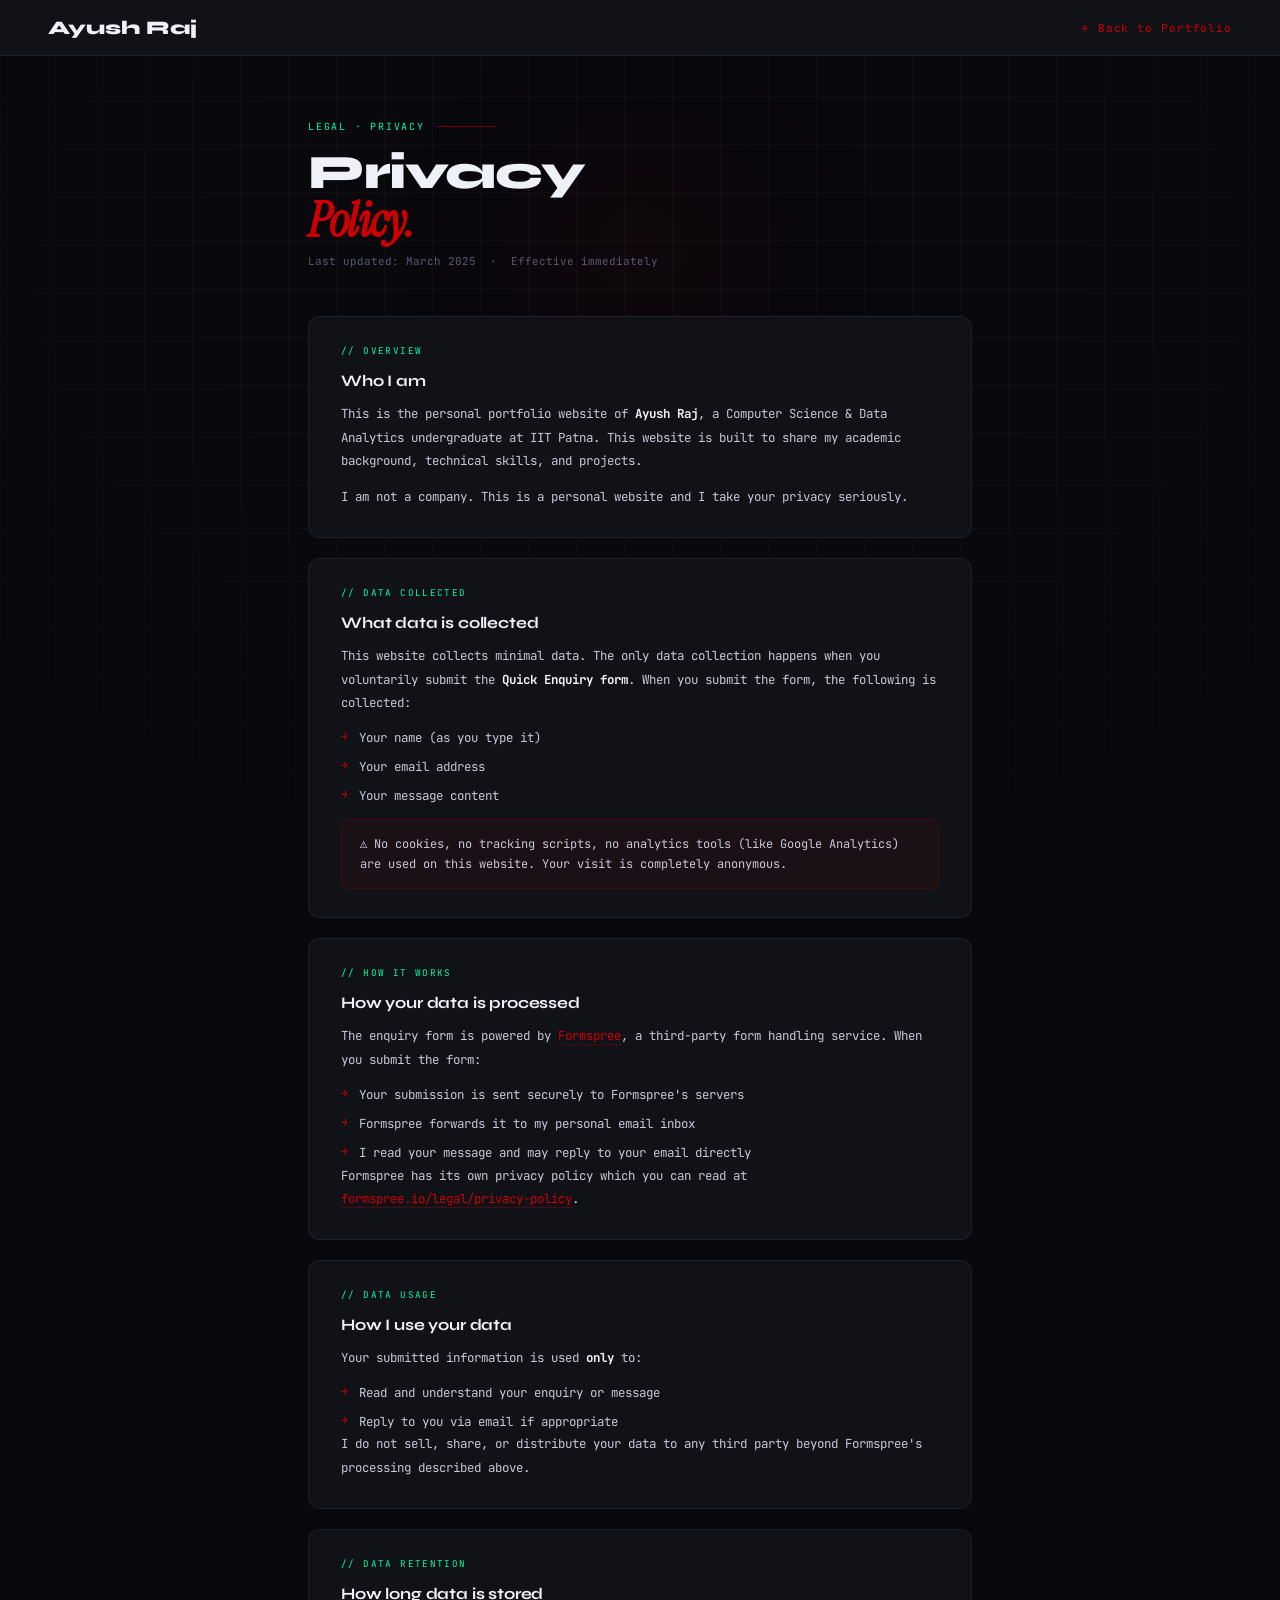
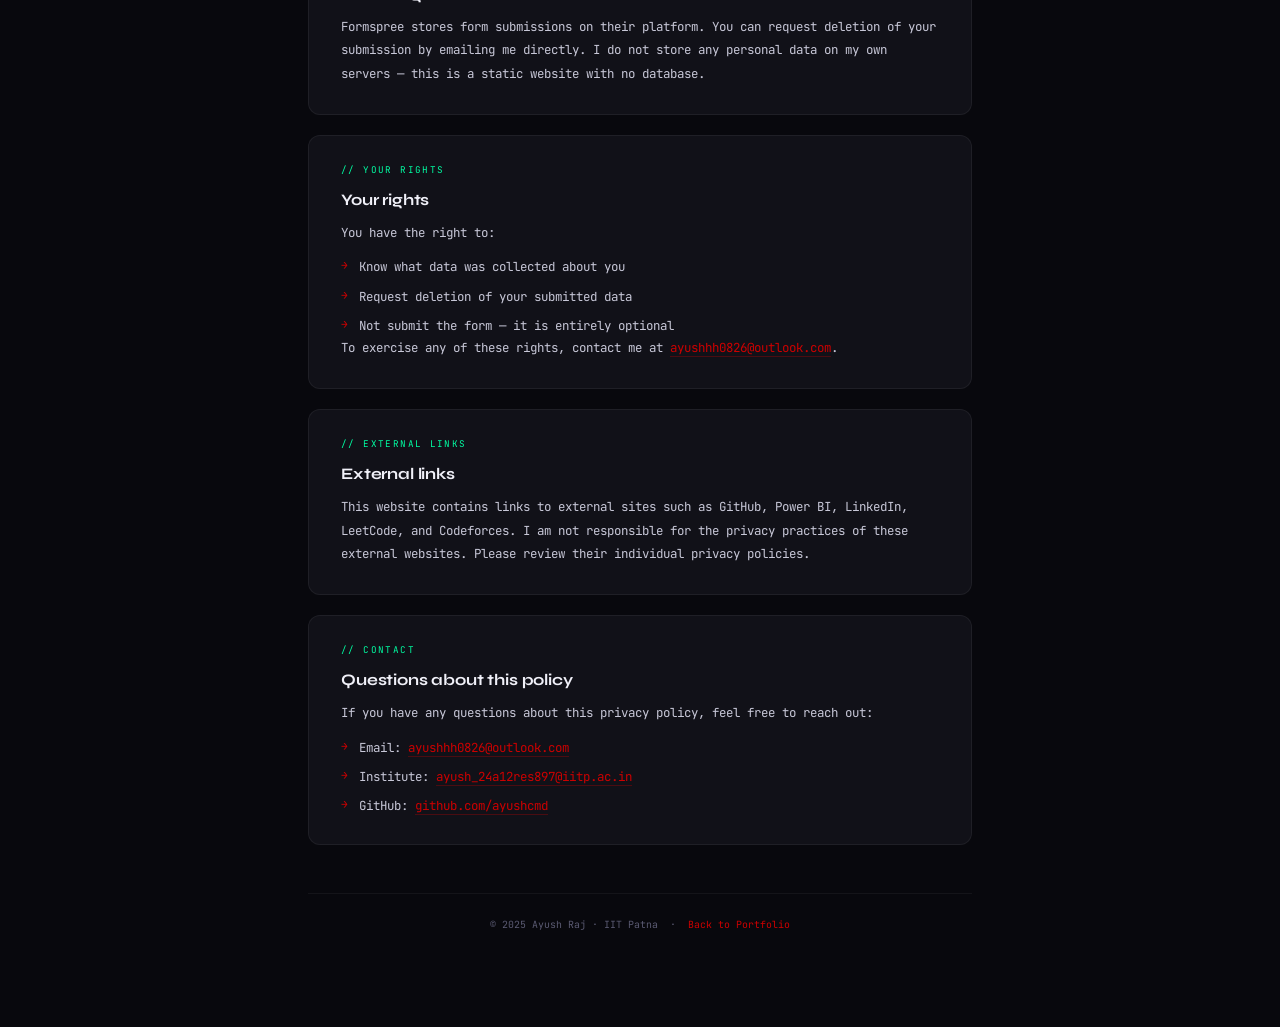
<file: privacy.html>
<!DOCTYPE html>
<html lang="en">
<head>
  <meta charset="UTF-8" />
  <meta name="viewport" content="width=device-width, initial-scale=1.0" />
  <title>Privacy Policy — Ayush Raj</title>
  <link rel="preconnect" href="https://fonts.googleapis.com">
  <link href="https://fonts.googleapis.com/css2?family=Syne:wght@400;600;700;800&family=JetBrains+Mono:wght@300;400;500&family=Instrument+Serif:ital@0;1&display=swap" rel="stylesheet">
  <style>
    *,*::before,*::after{margin:0;padding:0;box-sizing:border-box}
    :root{
      --ink:#08080d;--ink2:#111118;--ink3:#1a1a24;
      --amber:#cc0000;--amber-dim:#6b000d;--red-btn:#ff1a2e;
      --mint:#00ffa3;--mint-dim:#007a4d;
      --text:#c8c8d8;--text-dim:#5a5a72;--white:#f0f0f8
    }
    body{font-family:'JetBrains Mono',monospace;background:var(--ink);color:var(--text);min-height:100vh;padding:0}

    #grid-bg{position:fixed;inset:0;z-index:0;pointer-events:none;
      background-image:linear-gradient(rgba(255,255,255,0.03) 1px,transparent 1px),linear-gradient(90deg,rgba(255,255,255,0.03) 1px,transparent 1px);
      background-size:48px 48px;
      mask-image:radial-gradient(ellipse 80% 80% at 50% 30%,black 40%,transparent 100%)}

    #glow-blob{position:fixed;top:0;left:50%;width:500px;height:500px;border-radius:50%;pointer-events:none;z-index:0;
      background:radial-gradient(circle,rgba(204,0,0,.04) 0%,transparent 70%);
      transform:translateX(-50%)}

    .topbar{position:sticky;top:0;background:var(--ink2);border-bottom:1px solid rgba(255,255,255,0.06);padding:16px 48px;display:flex;justify-content:space-between;align-items:center;z-index:100}
    .topbar-brand{font-family:'Syne',sans-serif;font-weight:800;font-size:1.2rem;color:var(--white);text-decoration:none}
    .topbar-back{font-size:0.7rem;color:var(--amber);text-decoration:none;letter-spacing:0.08em;transition:color 0.2s;display:flex;align-items:center;gap:6px}
    .topbar-back:hover{color:var(--white)}

    .wrapper{max-width:760px;margin:0 auto;padding:64px 48px 96px;position:relative;z-index:1}

    .pp-eyebrow{font-size:0.62rem;color:var(--mint);letter-spacing:0.18em;text-transform:uppercase;margin-bottom:16px;display:flex;align-items:center;gap:12px}
    .pp-eyebrow::after{content:'';flex:1;max-width:60px;height:1px;background:var(--amber-dim)}
    .pp-title{font-family:'Syne',sans-serif;font-weight:800;font-size:clamp(2rem,4vw,3rem);color:var(--white);letter-spacing:-0.03em;line-height:1;margin-bottom:8px}
    .pp-title em{font-family:'Instrument Serif',serif;font-style:italic;color:var(--amber)}
    .pp-meta{font-size:0.68rem;color:var(--text-dim);margin-bottom:48px}

    .pp-section{margin-bottom:20px;background:var(--ink2);border:1px solid rgba(255,255,255,0.06);border-radius:12px;padding:28px 32px;position:relative;overflow:hidden;transition:border-color 0.25s}
    .pp-section::before{content:'';position:absolute;left:0;top:0;height:100%;width:3px;background:var(--amber);opacity:0;transition:opacity 0.25s}
    .pp-section:hover{border-color:rgba(204,0,0,0.2)}
    .pp-section:hover::before{opacity:1}
    .pp-section-title{font-size:0.58rem;text-transform:uppercase;letter-spacing:0.15em;color:var(--mint);margin-bottom:14px}
    .pp-section h3{font-family:'Syne',sans-serif;font-size:1rem;font-weight:700;color:var(--white);margin-bottom:12px;letter-spacing:-0.01em}
    .pp-section p{font-size:0.78rem;color:var(--text);line-height:1.9;margin-bottom:12px}
    .pp-section p:last-child{margin-bottom:0}
    .pp-section ul{padding-left:0;list-style:none;display:flex;flex-direction:column;gap:8px;margin-top:8px}
    .pp-section ul li{font-size:0.78rem;color:var(--text);line-height:1.7;padding-left:18px;position:relative}
    .pp-section ul li::before{content:'→';position:absolute;left:0;color:var(--amber);font-size:0.7rem}
    .pp-section a{color:var(--amber);text-decoration:none;border-bottom:1px solid rgba(204,0,0,0.3);transition:border-color 0.2s}
    .pp-section a:hover{border-color:var(--amber)}

    .pp-highlight{background:rgba(204,0,0,0.05);border:1px solid rgba(204,0,0,0.2);border-radius:8px;padding:14px 18px;font-size:0.75rem;color:var(--text);margin-top:12px;line-height:1.7}

    .pp-footer{text-align:center;font-size:0.62rem;color:var(--text-dim);margin-top:48px;padding-top:24px;border-top:1px solid rgba(255,255,255,0.05)}
    .pp-footer a{color:var(--amber);text-decoration:none}
    .pp-footer a:hover{color:var(--white)}
  </style>
</head>
<body>
<div id="grid-bg"></div>
<div id="glow-blob"></div>

<nav class="topbar">
  <a href="index.html" class="topbar-brand">Ayush Raj</a>
  <a href="index.html" class="topbar-back">← Back to Portfolio</a>
</nav>

<div class="wrapper">

  <div class="pp-eyebrow">Legal · Privacy</div>
  <h1 class="pp-title">Privacy<br><em>Policy.</em></h1>
  <div class="pp-meta">Last updated: March 2025 &nbsp;·&nbsp; Effective immediately</div>

  <div class="pp-section">
    <div class="pp-section-title">// overview</div>
    <h3>Who I am</h3>
    <p>This is the personal portfolio website of <strong style="color:var(--white)">Ayush Raj</strong>, a Computer Science &amp; Data Analytics undergraduate at IIT Patna. This website is built to share my academic background, technical skills, and projects.</p>
    <p>I am not a company. This is a personal website and I take your privacy seriously.</p>
  </div>

  <div class="pp-section">
    <div class="pp-section-title">// data collected</div>
    <h3>What data is collected</h3>
    <p>This website collects minimal data. The only data collection happens when you voluntarily submit the <strong style="color:var(--white)">Quick Enquiry form</strong>. When you submit the form, the following is collected:</p>
    <ul>
      <li>Your name (as you type it)</li>
      <li>Your email address</li>
      <li>Your message content</li>
    </ul>
    <div class="pp-highlight">⚠ No cookies, no tracking scripts, no analytics tools (like Google Analytics) are used on this website. Your visit is completely anonymous.</div>
  </div>

  <div class="pp-section">
    <div class="pp-section-title">// how it works</div>
    <h3>How your data is processed</h3>
    <p>The enquiry form is powered by <a href="https://formspree.io" target="_blank">Formspree</a>, a third-party form handling service. When you submit the form:</p>
    <ul>
      <li>Your submission is sent securely to Formspree's servers</li>
      <li>Formspree forwards it to my personal email inbox</li>
      <li>I read your message and may reply to your email directly</li>
    </ul>
    <p>Formspree has its own privacy policy which you can read at <a href="https://formspree.io/legal/privacy-policy" target="_blank">formspree.io/legal/privacy-policy</a>.</p>
  </div>

  <div class="pp-section">
    <div class="pp-section-title">// data usage</div>
    <h3>How I use your data</h3>
    <p>Your submitted information is used <strong style="color:var(--white)">only</strong> to:</p>
    <ul>
      <li>Read and understand your enquiry or message</li>
      <li>Reply to you via email if appropriate</li>
    </ul>
    <p>I do not sell, share, or distribute your data to any third party beyond Formspree's processing described above.</p>
  </div>

  <div class="pp-section">
    <div class="pp-section-title">// data retention</div>
    <h3>How long data is stored</h3>
    <p>Formspree stores form submissions on their platform. You can request deletion of your submission by emailing me directly. I do not store any personal data on my own servers — this is a static website with no database.</p>
  </div>

  <div class="pp-section">
    <div class="pp-section-title">// your rights</div>
    <h3>Your rights</h3>
    <p>You have the right to:</p>
    <ul>
      <li>Know what data was collected about you</li>
      <li>Request deletion of your submitted data</li>
      <li>Not submit the form — it is entirely optional</li>
    </ul>
    <p>To exercise any of these rights, contact me at <a href="mailto:ayushhh0826@outlook.com">ayushhh0826@outlook.com</a>.</p>
  </div>

  <div class="pp-section">
    <div class="pp-section-title">// external links</div>
    <h3>External links</h3>
    <p>This website contains links to external sites such as GitHub, Power BI, LinkedIn, LeetCode, and Codeforces. I am not responsible for the privacy practices of these external websites. Please review their individual privacy policies.</p>
  </div>

  <div class="pp-section">
    <div class="pp-section-title">// contact</div>
    <h3>Questions about this policy</h3>
    <p>If you have any questions about this privacy policy, feel free to reach out:</p>
    <ul>
      <li>Email: <a href="mailto:ayushhh0826@outlook.com">ayushhh0826@outlook.com</a></li>
      <li>Institute: <a href="mailto:ayush_24a12res897@iitp.ac.in">ayush_24a12res897@iitp.ac.in</a></li>
      <li>GitHub: <a href="https://github.com/ayushcmd" target="_blank">github.com/ayushcmd</a></li>
    </ul>
  </div>

  <div class="pp-footer">
    © 2025 Ayush Raj · IIT Patna &nbsp;·&nbsp;
    <a href="index.html">Back to Portfolio</a>
  </div>

</div>
</body>
</html>
</file>
